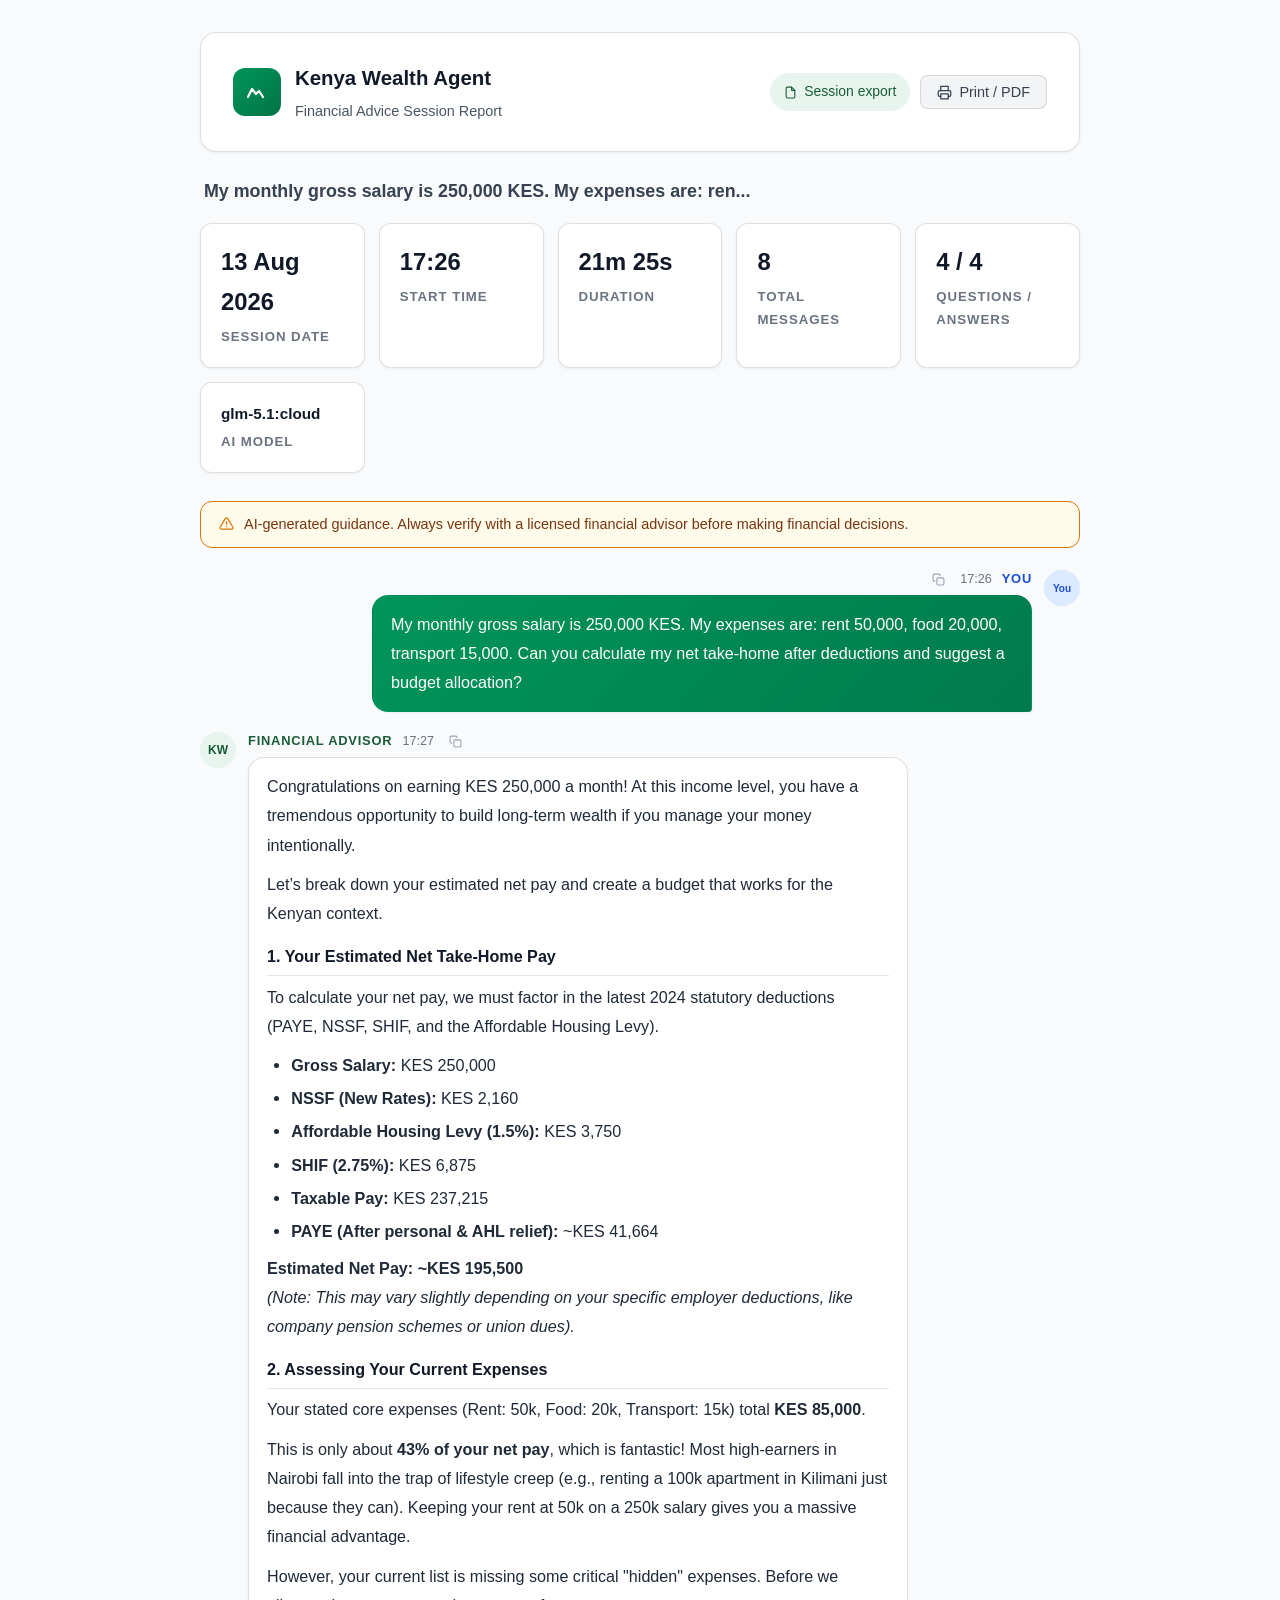
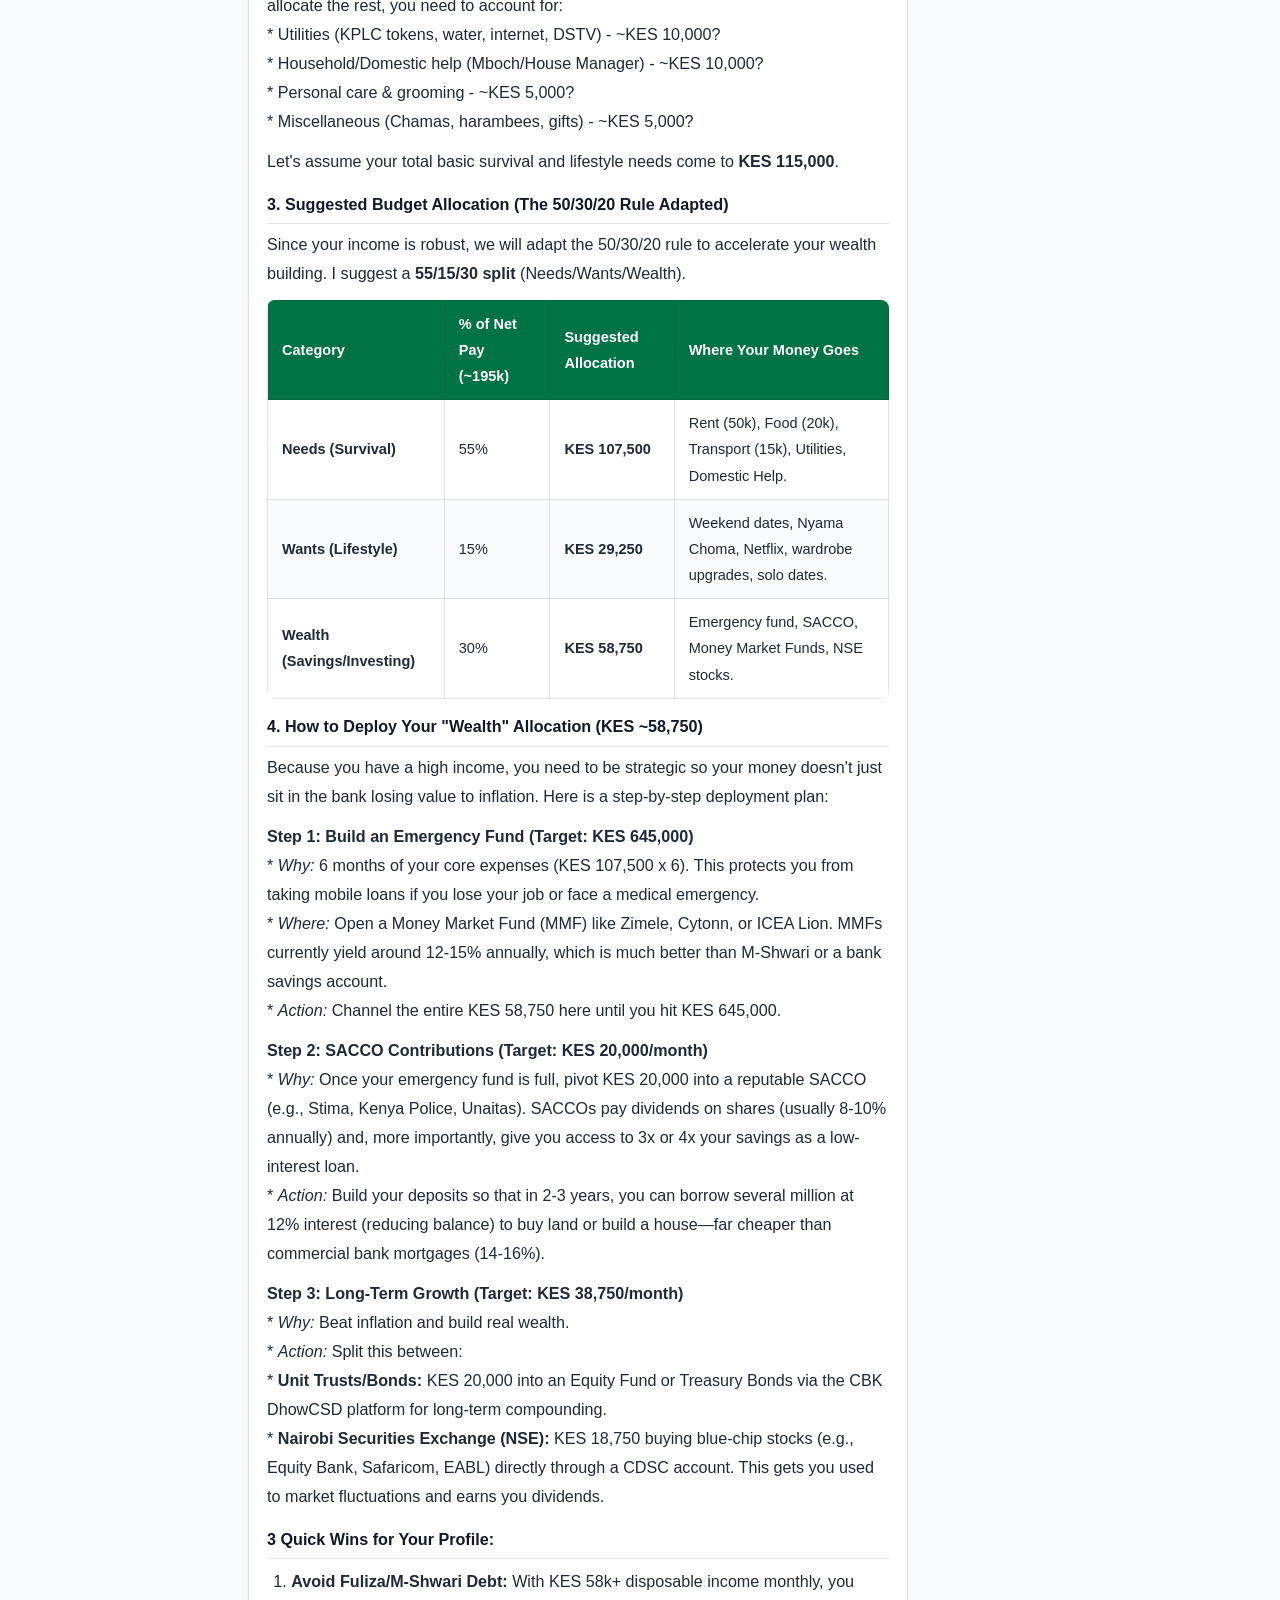
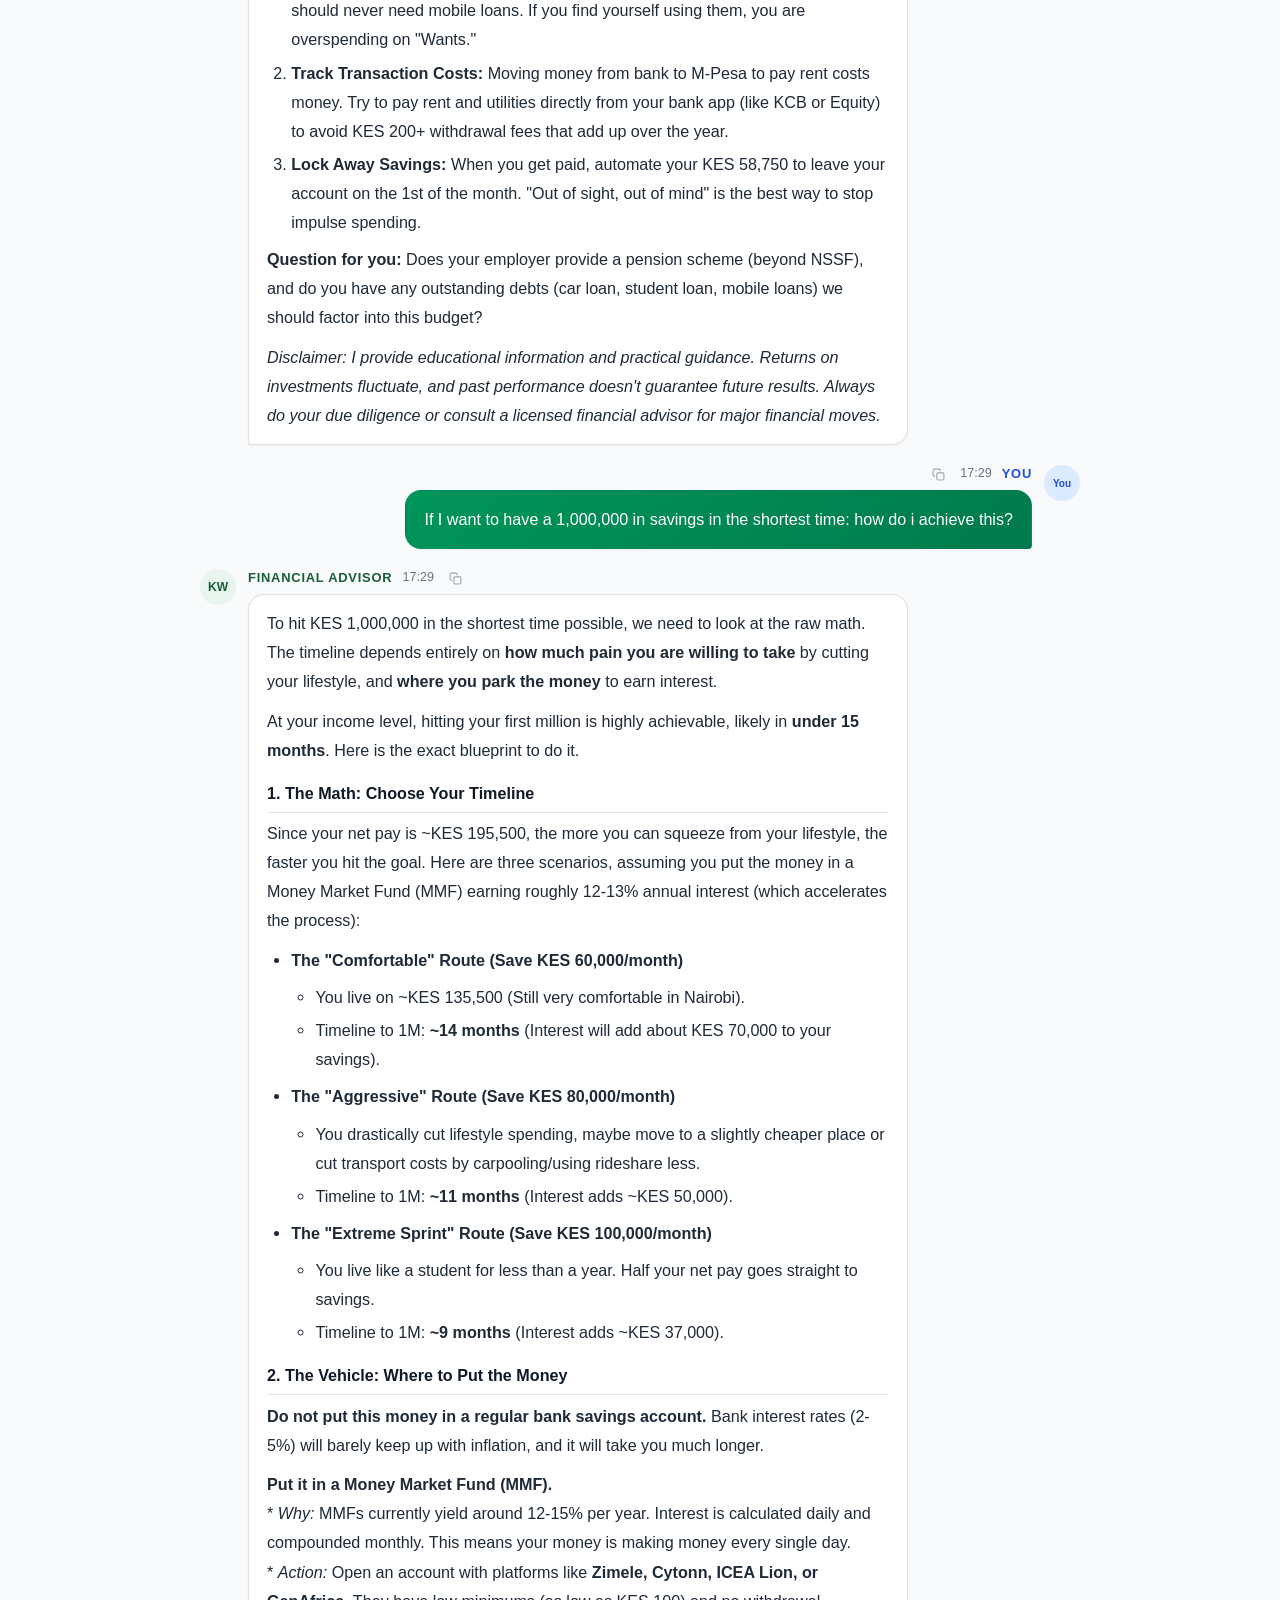
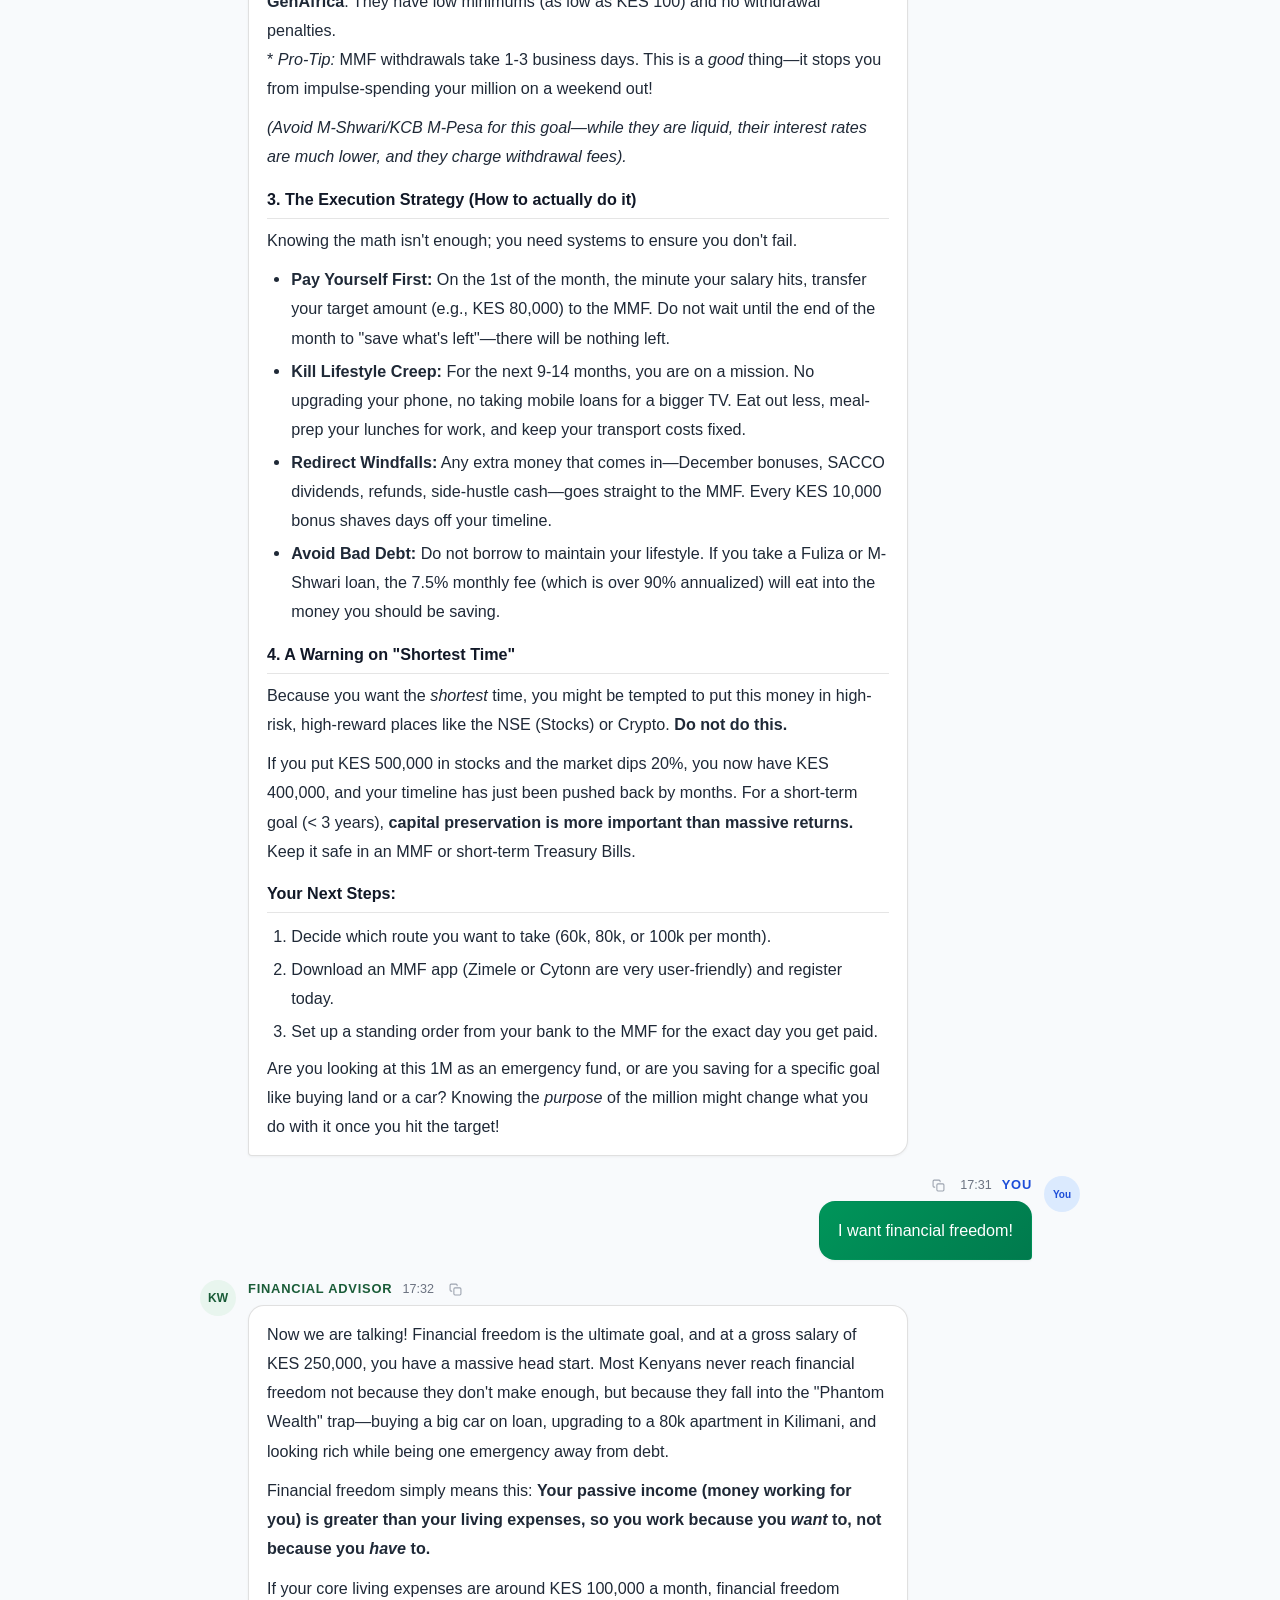
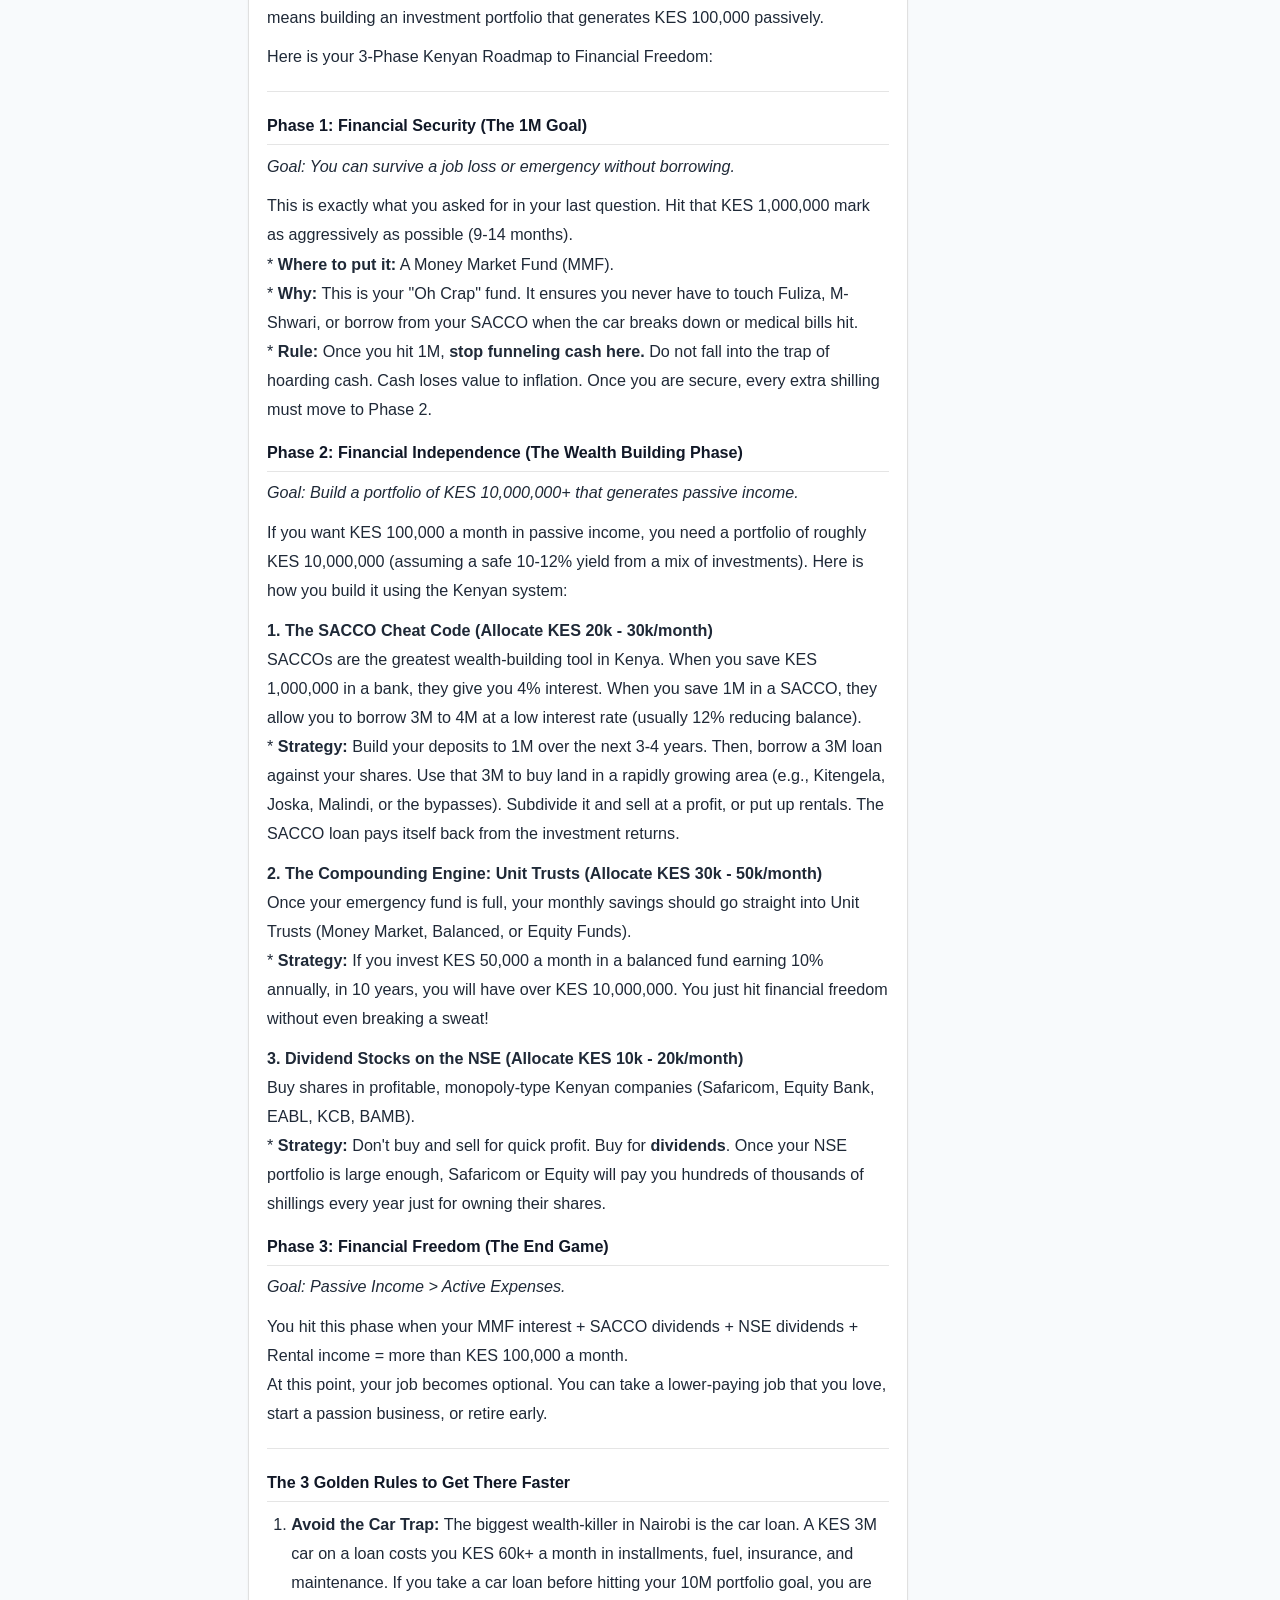
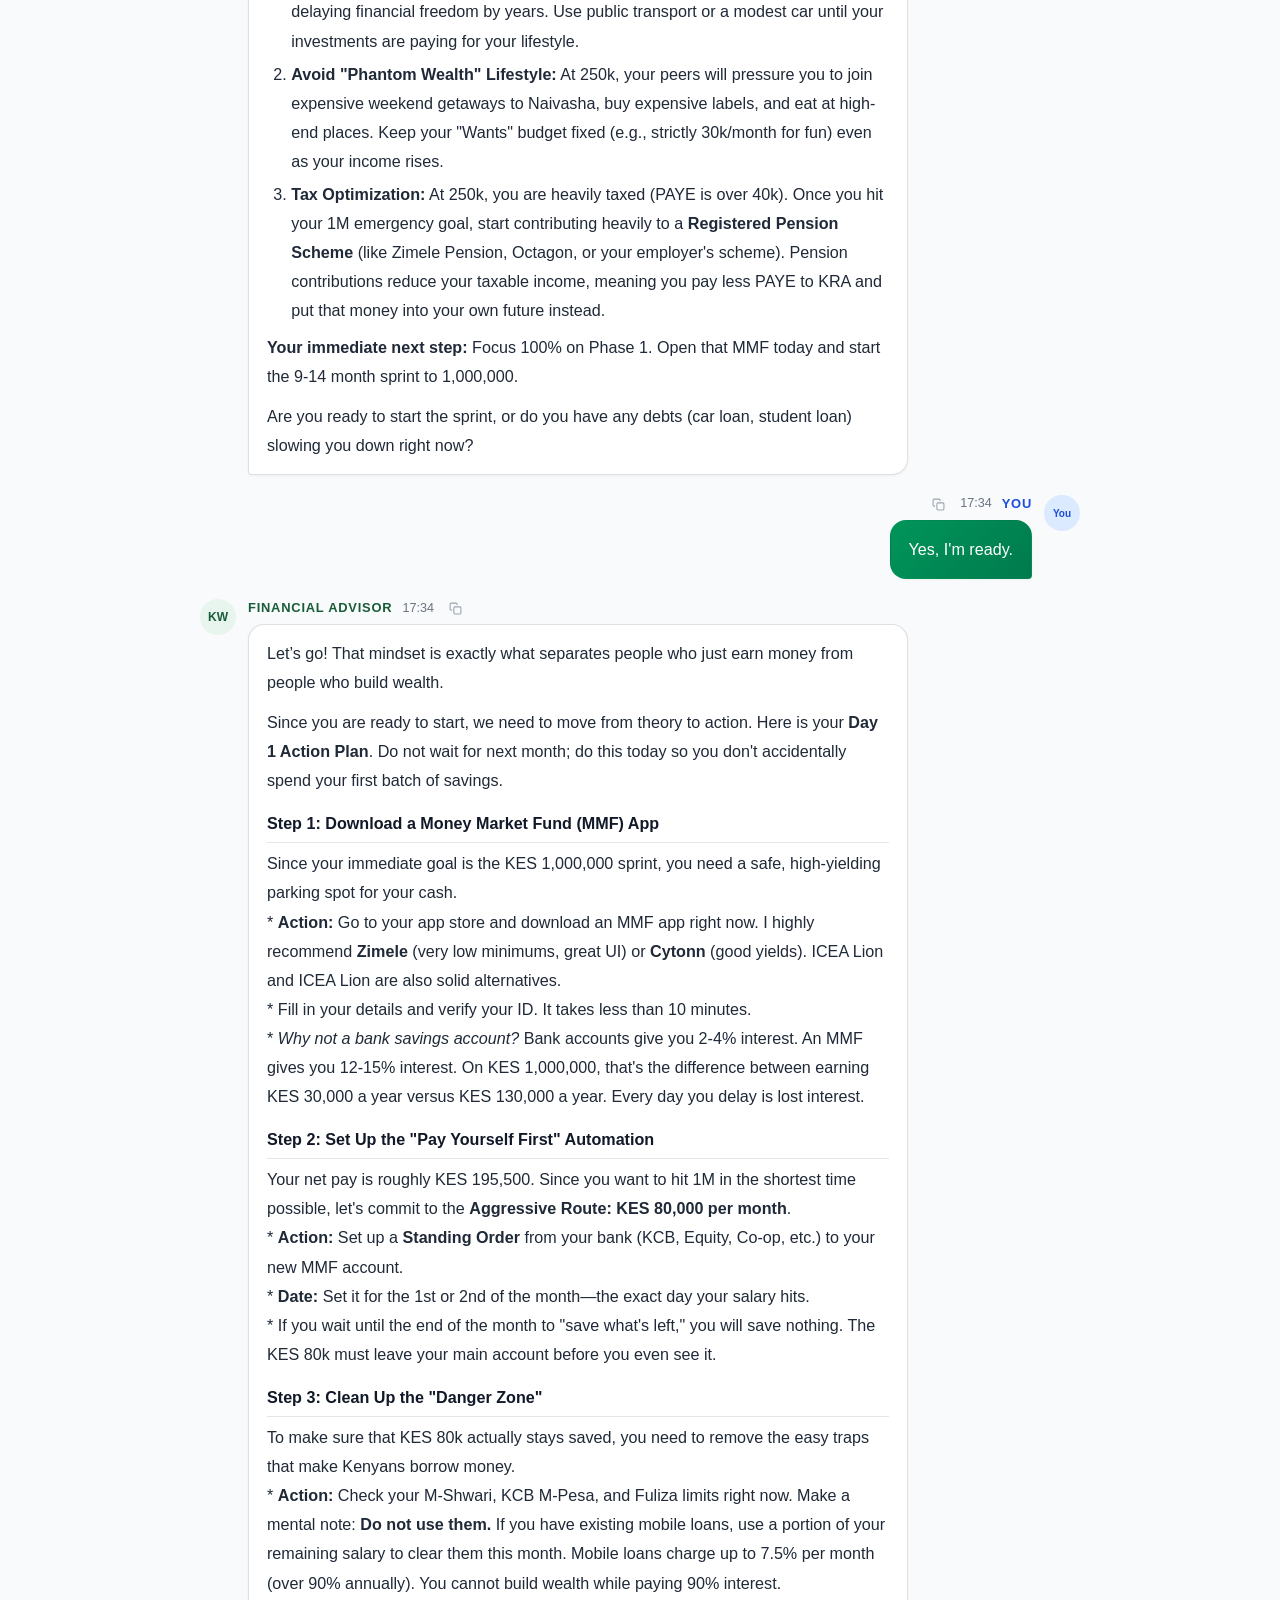
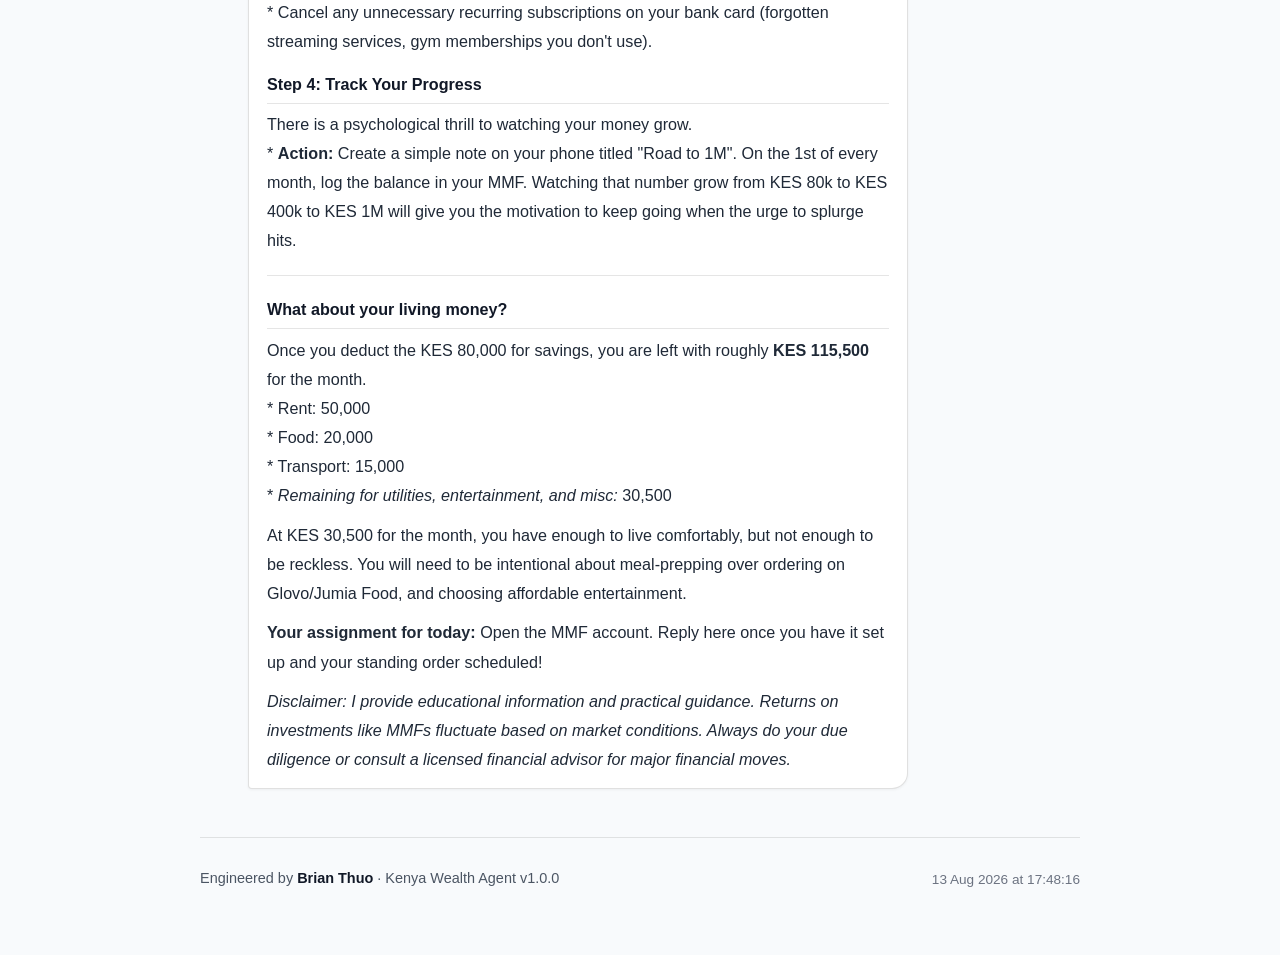
<file: output/kenya_wealth_advice.html>
<!DOCTYPE html>
<html lang="en">
<head>
  <meta charset="UTF-8"/>
  <meta name="viewport" content="width=device-width, initial-scale=1.0"/>
  <title>My monthly gross salary is 250,000 KES. My expenses are: ren... — Kenya Wealth Agent</title>
  <style>
/* Kenya Wealth Agent — exported conversation report stylesheet */

*, *::before, *::after { box-sizing: border-box; margin: 0; padding: 0; }
html { font-size: clamp(15px, 2.2vw, 17px); scroll-behavior: smooth; }
body {
  font-family: -apple-system, BlinkMacSystemFont, 'Segoe UI', Roboto,
               'Helvetica Neue', Arial, sans-serif;
  background: #f8fafc;
  color: #1a1a2e;
  line-height: 1.7;
  padding: 32px 16px 64px;
}

.page { max-width: 880px; margin: 0 auto; }

.report-header {
  background: #ffffff;
  border: 1px solid rgba(0,0,0,0.12);
  border-radius: 16px;
  padding: 28px 32px;
  margin-bottom: 24px;
  display: flex;
  align-items: center;
  justify-content: space-between;
  gap: 20px;
  flex-wrap: wrap;
  box-shadow: 0 1px 3px rgba(0,0,0,0.06);
}
.header-brand { display: flex; align-items: center; gap: 14px; }
.brand-mark {
  width: 48px; height: 48px;
  background: linear-gradient(135deg, #00955a 0%, #007344 100%);
  border-radius: 12px;
  display: flex; align-items: center; justify-content: center;
}
.brand-mark svg { width: 24px; height: 24px; }
.brand-name {
  font-size: 1.2rem;
  font-weight: 600;
  color: #111827;
}
.brand-sub {
  font-size: 0.85rem;
  color: #4b5563;
  margin-top: 3px;
}
.report-badge {
  display: inline-flex; align-items: center; gap: 7px;
  padding: 7px 14px;
  background: #e8f5ee;
  border-radius: 999px;
  font-size: 0.82rem;
  font-weight: 500;
  color: #1a5c38;
}
.report-badge svg { width: 13px; height: 13px; }

.stats {
  display: grid;
  grid-template-columns: repeat(auto-fit, minmax(150px, 1fr));
  gap: 14px;
  margin-bottom: 28px;
}
.stat {
  background: #ffffff;
  border: 1px solid rgba(0,0,0,0.12);
  border-radius: 12px;
  padding: 18px 20px;
  box-shadow: 0 1px 3px rgba(0,0,0,0.06);
}
.stat-value {
  font-size: 1.4rem;
  font-weight: 600;
  color: #111827;
  margin-bottom: 4px;
}
.stat-label {
  font-size: 0.78rem;
  font-weight: 600;
  text-transform: uppercase;
  letter-spacing: 0.07em;
  color: #6b7280;
}

.conversation { display: flex; flex-direction: column; gap: 18px; }

.msg-row {
  display: flex;
  gap: 12px;
  align-items: flex-start;
}
.msg-row.user { flex-direction: row-reverse; }

.msg-avatar {
  width: 36px; height: 36px; border-radius: 50%;
  background: #e8f5ee;
  color: #1a5c38;
  display: flex; align-items: center; justify-content: center;
  font-size: 12px; font-weight: 600;
  flex-shrink: 0;
  margin-top: 2px;
}

.msg-body {
  max-width: min(76%, 660px);
  display: flex;
  flex-direction: column;
  gap: 5px;
}
.msg-row.user .msg-body { align-items: flex-end; }

.msg-meta {
  display: flex; align-items: center; gap: 10px;
  flex-wrap: wrap;
}
.msg-row.user .msg-meta { flex-direction: row-reverse; }

.msg-label {
  font-size: 0.76rem;
  font-weight: 700;
  text-transform: uppercase;
  letter-spacing: 0.06em;
}
.user-label { color: #1d4ed8; }
.ai-label   { color: #1a5c38; }

.msg-time {
  font-size: 0.74rem;
  color: #6b7280;
  font-weight: 500;
}

.msg-content {
  background: #ffffff;
  border: 1.5px solid rgba(0,0,0,0.12);
  border-radius: 16px;
  padding: 14px 18px;
  font-size: 0.95rem;
  line-height: 1.8;
  color: #1f2937;
  word-wrap: break-word;
  box-shadow: 0 1px 3px rgba(0,0,0,0.05);
}
.msg-row.user .msg-content {
  background: linear-gradient(135deg, #00955a 0%, #007a4d 100%);
  color: #ffffff;
  border-color: transparent;
  border-bottom-right-radius: 4px;
}
.msg-row.assistant .msg-content {
  border-bottom-left-radius: 4px;
}

/* markdown content inside assistant bubbles */
.msg-content p           { margin-bottom: 0.65em; }
.msg-content p:last-child{ margin-bottom: 0; }
.msg-content strong      { font-weight: 600; }
.msg-content h2, .msg-content h3, .msg-content h4 {
  margin: 0.85em 0 0.4em;
  font-weight: 600;
  color: #111827;
}
.msg-content h2 { font-size: 1.15em; }
.msg-content h3 {
  font-size: 1em;
  border-bottom: 1px solid rgba(0,0,0,0.1);
  padding-bottom: 0.25em;
}
.msg-content ul, .msg-content ol {
  margin: 0.5em 0; padding-left: 1.5em;
}
.msg-content li { margin: 0.25em 0; }
.msg-content table {
  width: 100%; border-collapse: collapse;
  margin: 0.8em 0; font-size: 0.9em;
  border-radius: 8px; overflow: hidden;
}
.msg-content th, .msg-content td {
  padding: 10px 14px;
  border: 1px solid rgba(0,0,0,0.1);
  text-align: left;
}
.msg-content th {
  background: #007344;
  color: #ffffff;
  font-weight: 600;
}
.msg-content tr:nth-child(even) td { background: #f9fafb; }
.msg-content code {
  background: rgba(0,0,0,0.07);
  padding: 2px 6px; border-radius: 4px;
  font-size: 0.88em; font-family: 'Fira Code', 'Monaco', 'Consolas', monospace;
  color: #be185d;
}
.msg-content pre {
  background: #1e293b; color: #e2e8f0;
  padding: 14px 16px; border-radius: 8px;
  overflow-x: auto; margin: 0.7em 0; font-size: 0.88em;
  border: 1px solid rgba(0,0,0,0.15);
}
.msg-content pre code { background: none; color: inherit; padding: 0; }
.msg-content blockquote {
  border-left: 4px solid #00955a;
  padding: 0.5em 1em;
  background: #e8f5ee;
  border-radius: 0 8px 8px 0;
  margin: 0.7em 0;
  color: #1a5c38;
}
.msg-content hr {
  border: none; border-top: 1px solid rgba(0,0,0,0.1);
  margin: 1.2em 0;
}
.msg-content a { color: #00955a; text-decoration: underline; }

.disclaimer {
  display: flex; align-items: flex-start; gap: 8px;
  padding: 10px 14px;
  background: #fffbeb;
  border: 1.5px solid #d97706;
  border-radius: 10px;
  font-size: 0.82rem;
  line-height: 1.5;
  color: #78350f;
  margin-top: 6px;
  max-width: min(76%, 660px);
}
.disclaimer svg { flex-shrink: 0; margin-top: 2px; }

.report-footer {
  margin-top: 48px;
  padding-top: 28px;
  border-top: 1px solid rgba(0,0,0,0.1);
  display: flex;
  justify-content: space-between;
  align-items: flex-end;
  flex-wrap: wrap;
  gap: 16px;
}
.footer-left { font-size: 0.85rem; color: #4b5563; }
.footer-left strong { color: #111827; }
.footer-right { font-size: 0.8rem; color: #6b7280; text-align: right; }

@media print {
  body { background: #fff; padding: 0; }
  .report-header, .stat, .msg-content { box-shadow: none; }
  .msg-row.user .msg-content {
    background: #e8f5ee !important;
    color: #111827 !important;
    -webkit-print-color-adjust: exact;
  }
  .print-btn, #back-to-top, .copy-btn { display: none !important; }
}

@media (max-width: 600px) {
  .report-header { padding: 22px 18px; }
  .msg-body { max-width: 92%; }
  body { padding: 16px 12px 48px; }
}

.msg-row.user .msg-avatar {
  background: #dbeafe;
  color: #1d4ed8;
  font-size: 10px;
}

.copy-btn {
  background: none;
  border: none;
  cursor: pointer;
  padding: 3px 5px;
  border-radius: 5px;
  color: #9ca3af;
  display: inline-flex;
  align-items: center;
  flex-shrink: 0;
  transition: color 0.15s, background 0.15s;
}
.copy-btn:hover { color: #374151; background: rgba(0,0,0,0.06); }
.copy-btn[data-copied] { color: #00955a; }

.header-actions {
  display: flex; align-items: center; gap: 10px; flex-wrap: wrap;
}

.print-btn {
  display: inline-flex; align-items: center; gap: 7px;
  padding: 8px 16px;
  background: #f3f4f6;
  border: 1px solid rgba(0,0,0,0.12);
  border-radius: 8px;
  font-size: 0.85rem;
  font-weight: 500;
  color: #374151;
  cursor: pointer;
  transition: background 0.15s;
  white-space: nowrap;
}
.print-btn:hover { background: #e5e7eb; }

.session-title {
  font-size: 1.05rem;
  font-weight: 600;
  color: #374151;
  margin-bottom: 16px;
  padding: 0 4px;
  overflow: hidden;
  text-overflow: ellipsis;
  white-space: nowrap;
}

.model-stat-value {
  font-size: 0.9rem !important;
  word-break: break-all;
}

.disclaimer-banner {
  display: flex; align-items: flex-start; gap: 10px;
  padding: 12px 18px;
  background: #fffbeb;
  border: 1.5px solid #d97706;
  border-radius: 12px;
  font-size: 0.85rem;
  line-height: 1.5;
  color: #78350f;
  margin-bottom: 20px;
}
.disclaimer-banner svg { flex-shrink: 0; margin-top: 2px; }

#back-to-top {
  position: fixed;
  bottom: 28px; right: 24px;
  width: 42px; height: 42px;
  background: #00955a;
  color: #fff;
  border: none;
  border-radius: 50%;
  cursor: pointer;
  display: flex; align-items: center; justify-content: center;
  box-shadow: 0 2px 8px rgba(0,0,0,0.2);
  opacity: 0;
  transform: translateY(12px);
  transition: opacity 0.2s, transform 0.2s;
  pointer-events: none;
}
#back-to-top.visible {
  opacity: 1;
  transform: translateY(0);
  pointer-events: auto;
}

/* Dark Mode Support */
@media (prefers-color-scheme: dark) {
  body {
    background: #0f1419;
    color: #f0f2f5;
  }
  .report-header, .stat, .msg-content {
    background: #1a2027;
    border-color: rgba(255,255,255,0.12);
  }
  .brand-name, .stat-value {
    color: #f0f2f5;
  }
  .brand-sub, .stat-label, .msg-time, .footer-right {
    color: #9ca3af;
  }
  .footer-left {
    color: #9ca3af;
  }
  .footer-left strong {
    color: #f0f2f5;
  }
  .msg-content {
    color: #e5e7eb;
  }
  .msg-content h2, .msg-content h3, .msg-content h4 {
    color: #f0f2f5;
  }
  .msg-content h3 {
    border-color: rgba(255,255,255,0.15);
  }
  .msg-content th {
    background: #007344;
  }
  .msg-content tr:nth-child(even) td {
    background: #252d38;
  }
  .msg-content code {
    background: rgba(255,255,255,0.1);
  }
  .msg-content pre {
    background: #0d1117;
    border-color: rgba(255,255,255,0.15);
  }
  .msg-content blockquote {
    background: #1a3d2e;
  }
  .msg-content hr {
    border-color: rgba(255,255,255,0.15);
  }
  .disclaimer-banner {
    background: #3d2f1a;
    border-color: #d97706;
    color: #fcd34d;
  }
  .report-footer {
    border-color: rgba(255,255,255,0.1);
  }
  .session-title { color: #d1d5db; }
  .copy-btn { color: #4b5563; }
  .copy-btn:hover { color: #d1d5db; background: rgba(255,255,255,0.08); }
  .print-btn {
    background: #1e2a35;
    border-color: rgba(255,255,255,0.12);
    color: #d1d5db;
  }
  .print-btn:hover { background: #253040; }
  .msg-row.user .msg-avatar {
    background: #1e3a5f;
    color: #93c5fd;
  }
}

  </style>
</head>
<body>
  <div class="page">
    <header class="report-header">
      <div class="header-brand">
        <div class="brand-mark">
          <svg viewBox="0 0 24 24" fill="none" stroke="#fff"
            stroke-width="2.2" stroke-linecap="round" stroke-linejoin="round">
            <path d="M3 17l4-8 4 5 3-3 4 6"/>
          </svg>
        </div>
        <div>
          <div class="brand-name">Kenya Wealth Agent</div>
          <div class="brand-sub">Financial Advice Session Report</div>
        </div>
      </div>
      <div class="header-actions">
        <div class="report-badge">
          <svg viewBox="0 0 24 24" fill="none" stroke="#1a5c38"
            stroke-width="2" stroke-linecap="round" stroke-linejoin="round">
            <path d="M14 2H6a2 2 0 00-2 2v16a2 2 0 002 2h12a2 2 0 002-2V8z"/>
            <polyline points="14 2 14 8 20 8"/>
          </svg>
          Session export
        </div>
        <button class="print-btn" onclick="window.print()" aria-label="Print or save as PDF">
          <svg width="15" height="15" viewBox="0 0 24 24" fill="none"
            stroke="currentColor" stroke-width="2" stroke-linecap="round"
            stroke-linejoin="round" aria-hidden="true">
            <polyline points="6 9 6 2 18 2 18 9"/>
            <path d="M6 18H4a2 2 0 0 1-2-2v-5a2 2 0 0 1 2-2h16a2 2 0 0 1 2 2v5a2 2 0 0 1-2 2h-2"/>
            <rect x="6" y="14" width="12" height="8"/>
          </svg>
          Print / PDF
        </button>
      </div>
    </header>

    <p class="session-title">My monthly gross salary is 250,000 KES. My expenses are: ren...</p>

    <div class="stats" role="region" aria-label="Session statistics">
      <div class="stat">
        <div class="stat-value">13 Aug 2026</div>
        <div class="stat-label">Session date</div>
      </div>
      <div class="stat">
        <div class="stat-value">17:26</div>
        <div class="stat-label">Start time</div>
      </div>
      <div class="stat">
        <div class="stat-value">21m 25s</div>
        <div class="stat-label">Duration</div>
      </div>
      <div class="stat">
        <div class="stat-value">8</div>
        <div class="stat-label">Total messages</div>
      </div>
      <div class="stat">
        <div class="stat-value">4 / 4</div>
        <div class="stat-label">Questions / answers</div>
      </div>
      <div class="stat">
        <div class="stat-value model-stat-value">glm-5.1:cloud</div>
        <div class="stat-label">AI model</div>
      </div>
    </div>

    <div class="disclaimer-banner" role="note">
      <svg width="15" height="15" viewBox="0 0 24 24" fill="none"
        stroke="#d97706" stroke-width="2" stroke-linecap="round"
        stroke-linejoin="round" aria-hidden="true">
        <path d="M10.29 3.86L1.82 18a2 2 0 001.71 3h16.94a2 2 0 001.71-3L13.71 3.86a2 2 0 00-3.42 0z"/>
        <line x1="12" y1="9" x2="12" y2="13"/>
        <line x1="12" y1="17" x2="12.01" y2="17"/>
      </svg>
      <span>AI-generated guidance. Always verify with a licensed financial advisor
        before making financial decisions.</span>
    </div>

    <main class="conversation" role="main" aria-label="Conversation transcript">
      
            <div class="msg-row user" id="msg-0">
              <div class="msg-avatar" aria-hidden="true">You</div>
              <div class="msg-body">
                <div class="msg-meta">
                  <span class="msg-label user-label">You</span>
                  <span class="msg-time">17:26</span>
                  <button class="copy-btn" aria-label="Copy message"
                    onclick="copyMsg(this)"><svg width="13" height="13" viewBox="0 0 24 24" fill="none" stroke="currentColor" stroke-width="2" stroke-linecap="round" stroke-linejoin="round" aria-hidden="true"><rect x="9" y="9" width="13" height="13" rx="2" ry="2"/><path d="M5 15H4a2 2 0 0 1-2-2V4a2 2 0 0 1 2-2h9a2 2 0 0 1 2 2v1"/></svg></button>
                </div>
                <div class="msg-content">My monthly gross salary is 250,000 KES. My expenses are: rent 50,000, food 20,000, transport 15,000. Can you calculate my net take-home after deductions and suggest a budget allocation?</div>
              </div>
            </div>

            <div class="msg-row assistant" id="msg-1">
              <div class="msg-avatar" aria-hidden="true">KW</div>
              <div class="msg-body">
                <div class="msg-meta">
                  <span class="msg-label ai-label">Financial Advisor</span>
                  <span class="msg-time">17:27</span>
                  <button class="copy-btn" aria-label="Copy message"
                    onclick="copyMsg(this)"><svg width="13" height="13" viewBox="0 0 24 24" fill="none" stroke="currentColor" stroke-width="2" stroke-linecap="round" stroke-linejoin="round" aria-hidden="true"><rect x="9" y="9" width="13" height="13" rx="2" ry="2"/><path d="M5 15H4a2 2 0 0 1-2-2V4a2 2 0 0 1 2-2h9a2 2 0 0 1 2 2v1"/></svg></button>
                </div>
                <div class="msg-content"><p>Congratulations on earning KES 250,000 a month! At this income level, you have a tremendous opportunity to build long-term wealth if you manage your money intentionally. </p>
<p>Let’s break down your estimated net pay and create a budget that works for the Kenyan context.</p>
<h3>1. Your Estimated Net Take-Home Pay</h3>
<p>To calculate your net pay, we must factor in the latest 2024 statutory deductions (PAYE, NSSF, SHIF, and the Affordable Housing Levy). </p>
<ul>
<li><strong>Gross Salary:</strong> KES 250,000</li>
<li><strong>NSSF (New Rates):</strong> KES 2,160</li>
<li><strong>Affordable Housing Levy (1.5%):</strong> KES 3,750</li>
<li><strong>SHIF (2.75%):</strong> KES 6,875</li>
<li><strong>Taxable Pay:</strong> KES 237,215</li>
<li><strong>PAYE (After personal &amp; AHL relief):</strong> ~KES 41,664</li>
</ul>
<p><strong>Estimated Net Pay: ~KES 195,500</strong><br>
<em>(Note: This may vary slightly depending on your specific employer deductions, like company pension schemes or union dues).</em></p>
<h3>2. Assessing Your Current Expenses</h3>
<p>Your stated core expenses (Rent: 50k, Food: 20k, Transport: 15k) total <strong>KES 85,000</strong>. </p>
<p>This is only about <strong>43% of your net pay</strong>, which is fantastic! Most high-earners in Nairobi fall into the trap of lifestyle creep (e.g., renting a 100k apartment in Kilimani just because they can). Keeping your rent at 50k on a 250k salary gives you a massive financial advantage.</p>
<p>However, your current list is missing some critical "hidden" expenses. Before we allocate the rest, you need to account for:<br>
*   Utilities (KPLC tokens, water, internet, DSTV) - ~KES 10,000?<br>
*   Household/Domestic help (Mboch/House Manager) - ~KES 10,000?<br>
*   Personal care &amp; grooming - ~KES 5,000?<br>
*   Miscellaneous (Chamas, harambees, gifts) - ~KES 5,000?</p>
<p>Let's assume your total basic survival and lifestyle needs come to <strong>KES 115,000</strong>.</p>
<h3>3. Suggested Budget Allocation (The 50/30/20 Rule Adapted)</h3>
<p>Since your income is robust, we will adapt the 50/30/20 rule to accelerate your wealth building. I suggest a <strong>55/15/30 split</strong> (Needs/Wants/Wealth).</p>
<table>
<thead>
<tr>
<th>Category</th>
<th>% of Net Pay (~195k)</th>
<th>Suggested Allocation</th>
<th>Where Your Money Goes</th>
</tr>
</thead>
<tbody>
<tr>
<td><strong>Needs (Survival)</strong></td>
<td>55%</td>
<td><strong>KES 107,500</strong></td>
<td>Rent (50k), Food (20k), Transport (15k), Utilities, Domestic Help.</td>
</tr>
<tr>
<td><strong>Wants (Lifestyle)</strong></td>
<td>15%</td>
<td><strong>KES 29,250</strong></td>
<td>Weekend dates, Nyama Choma, Netflix, wardrobe upgrades, solo dates.</td>
</tr>
<tr>
<td><strong>Wealth (Savings/Investing)</strong></td>
<td>30%</td>
<td><strong>KES 58,750</strong></td>
<td>Emergency fund, SACCO, Money Market Funds, NSE stocks.</td>
</tr>
</tbody>
</table>
<h3>4. How to Deploy Your "Wealth" Allocation (KES ~58,750)</h3>
<p>Because you have a high income, you need to be strategic so your money doesn't just sit in the bank losing value to inflation. Here is a step-by-step deployment plan:</p>
<p><strong>Step 1: Build an Emergency Fund (Target: KES 645,000)</strong><br>
*   <em>Why:</em> 6 months of your core expenses (KES 107,500 x 6). This protects you from taking mobile loans if you lose your job or face a medical emergency.<br>
*   <em>Where:</em> Open a Money Market Fund (MMF) like Zimele, Cytonn, or ICEA Lion. MMFs currently yield around 12-15% annually, which is much better than M-Shwari or a bank savings account. <br>
*   <em>Action:</em> Channel the entire KES 58,750 here until you hit KES 645,000.</p>
<p><strong>Step 2: SACCO Contributions (Target: KES 20,000/month)</strong><br>
*   <em>Why:</em> Once your emergency fund is full, pivot KES 20,000 into a reputable SACCO (e.g., Stima, Kenya Police, Unaitas). SACCOs pay dividends on shares (usually 8-10% annually) and, more importantly, give you access to 3x or 4x your savings as a low-interest loan.<br>
*   <em>Action:</em> Build your deposits so that in 2-3 years, you can borrow several million at 12% interest (reducing balance) to buy land or build a house—far cheaper than commercial bank mortgages (14-16%).</p>
<p><strong>Step 3: Long-Term Growth (Target: KES 38,750/month)</strong><br>
*   <em>Why:</em> Beat inflation and build real wealth.<br>
*   <em>Action:</em> Split this between:<br>
    *   <strong>Unit Trusts/Bonds:</strong> KES 20,000 into an Equity Fund or Treasury Bonds via the CBK DhowCSD platform for long-term compounding.<br>
    *   <strong>Nairobi Securities Exchange (NSE):</strong> KES 18,750 buying blue-chip stocks (e.g., Equity Bank, Safaricom, EABL) directly through a CDSC account. This gets you used to market fluctuations and earns you dividends.</p>
<h3>3 Quick Wins for Your Profile:</h3>
<ol>
<li><strong>Avoid Fuliza/M-Shwari Debt:</strong> With KES 58k+ disposable income monthly, you should never need mobile loans. If you find yourself using them, you are overspending on "Wants."</li>
<li><strong>Track Transaction Costs:</strong> Moving money from bank to M-Pesa to pay rent costs money. Try to pay rent and utilities directly from your bank app (like KCB or Equity) to avoid KES 200+ withdrawal fees that add up over the year.</li>
<li><strong>Lock Away Savings:</strong> When you get paid, automate your KES 58,750 to leave your account on the 1st of the month. "Out of sight, out of mind" is the best way to stop impulse spending.</li>
</ol>
<p><strong>Question for you:</strong> Does your employer provide a pension scheme (beyond NSSF), and do you have any outstanding debts (car loan, student loan, mobile loans) we should factor into this budget?</p>
<p><em>Disclaimer: I provide educational information and practical guidance. Returns on investments fluctuate, and past performance doesn't guarantee future results. Always do your due diligence or consult a licensed financial advisor for major financial moves.</em></p></div>
              </div>
            </div>

            <div class="msg-row user" id="msg-2">
              <div class="msg-avatar" aria-hidden="true">You</div>
              <div class="msg-body">
                <div class="msg-meta">
                  <span class="msg-label user-label">You</span>
                  <span class="msg-time">17:29</span>
                  <button class="copy-btn" aria-label="Copy message"
                    onclick="copyMsg(this)"><svg width="13" height="13" viewBox="0 0 24 24" fill="none" stroke="currentColor" stroke-width="2" stroke-linecap="round" stroke-linejoin="round" aria-hidden="true"><rect x="9" y="9" width="13" height="13" rx="2" ry="2"/><path d="M5 15H4a2 2 0 0 1-2-2V4a2 2 0 0 1 2-2h9a2 2 0 0 1 2 2v1"/></svg></button>
                </div>
                <div class="msg-content">If I want to have a 1,000,000 in savings in the shortest time: how do i achieve this?</div>
              </div>
            </div>

            <div class="msg-row assistant" id="msg-3">
              <div class="msg-avatar" aria-hidden="true">KW</div>
              <div class="msg-body">
                <div class="msg-meta">
                  <span class="msg-label ai-label">Financial Advisor</span>
                  <span class="msg-time">17:29</span>
                  <button class="copy-btn" aria-label="Copy message"
                    onclick="copyMsg(this)"><svg width="13" height="13" viewBox="0 0 24 24" fill="none" stroke="currentColor" stroke-width="2" stroke-linecap="round" stroke-linejoin="round" aria-hidden="true"><rect x="9" y="9" width="13" height="13" rx="2" ry="2"/><path d="M5 15H4a2 2 0 0 1-2-2V4a2 2 0 0 1 2-2h9a2 2 0 0 1 2 2v1"/></svg></button>
                </div>
                <div class="msg-content"><p>To hit KES 1,000,000 in the shortest time possible, we need to look at the raw math. The timeline depends entirely on <strong>how much pain you are willing to take</strong> by cutting your lifestyle, and <strong>where you park the money</strong> to earn interest.</p>
<p>At your income level, hitting your first million is highly achievable, likely in <strong>under 15 months</strong>. Here is the exact blueprint to do it.</p>
<h3>1. The Math: Choose Your Timeline</h3>
<p>Since your net pay is ~KES 195,500, the more you can squeeze from your lifestyle, the faster you hit the goal. Here are three scenarios, assuming you put the money in a Money Market Fund (MMF) earning roughly 12-13% annual interest (which accelerates the process):</p>
<ul>
<li><strong>The "Comfortable" Route (Save KES 60,000/month)</strong><ul>
<li>You live on ~KES 135,500 (Still very comfortable in Nairobi).</li>
<li>Timeline to 1M: <strong>~14 months</strong> (Interest will add about KES 70,000 to your savings).</li>
</ul>
</li>
<li><strong>The "Aggressive" Route (Save KES 80,000/month)</strong><ul>
<li>You drastically cut lifestyle spending, maybe move to a slightly cheaper place or cut transport costs by carpooling/using rideshare less.</li>
<li>Timeline to 1M: <strong>~11 months</strong> (Interest adds ~KES 50,000).</li>
</ul>
</li>
<li><strong>The "Extreme Sprint" Route (Save KES 100,000/month)</strong><ul>
<li>You live like a student for less than a year. Half your net pay goes straight to savings.</li>
<li>Timeline to 1M: <strong>~9 months</strong> (Interest adds ~KES 37,000).</li>
</ul>
</li>
</ul>
<h3>2. The Vehicle: Where to Put the Money</h3>
<p><strong>Do not put this money in a regular bank savings account.</strong> Bank interest rates (2-5%) will barely keep up with inflation, and it will take you much longer.</p>
<p><strong>Put it in a Money Market Fund (MMF).</strong><br>
*   <em>Why:</em> MMFs currently yield around 12-15% per year. Interest is calculated daily and compounded monthly. This means your money is making money every single day.<br>
*   <em>Action:</em> Open an account with platforms like <strong>Zimele, Cytonn, ICEA Lion, or GenAfrica</strong>. They have low minimums (as low as KES 100) and no withdrawal penalties.<br>
*   <em>Pro-Tip:</em> MMF withdrawals take 1-3 business days. This is a <em>good</em> thing—it stops you from impulse-spending your million on a weekend out!</p>
<p><em>(Avoid M-Shwari/KCB M-Pesa for this goal—while they are liquid, their interest rates are much lower, and they charge withdrawal fees).</em></p>
<h3>3. The Execution Strategy (How to actually do it)</h3>
<p>Knowing the math isn't enough; you need systems to ensure you don't fail.</p>
<ul>
<li><strong>Pay Yourself First:</strong> On the 1st of the month, the minute your salary hits, transfer your target amount (e.g., KES 80,000) to the MMF. Do not wait until the end of the month to "save what's left"—there will be nothing left.</li>
<li><strong>Kill Lifestyle Creep:</strong> For the next 9-14 months, you are on a mission. No upgrading your phone, no taking mobile loans for a bigger TV. Eat out less, meal-prep your lunches for work, and keep your transport costs fixed.</li>
<li><strong>Redirect Windfalls:</strong> Any extra money that comes in—December bonuses, SACCO dividends, refunds, side-hustle cash—goes straight to the MMF. Every KES 10,000 bonus shaves days off your timeline.</li>
<li><strong>Avoid Bad Debt:</strong> Do not borrow to maintain your lifestyle. If you take a Fuliza or M-Shwari loan, the 7.5% monthly fee (which is over 90% annualized) will eat into the money you should be saving.</li>
</ul>
<h3>4. A Warning on "Shortest Time"</h3>
<p>Because you want the <em>shortest</em> time, you might be tempted to put this money in high-risk, high-reward places like the NSE (Stocks) or Crypto. <strong>Do not do this.</strong> </p>
<p>If you put KES 500,000 in stocks and the market dips 20%, you now have KES 400,000, and your timeline has just been pushed back by months. For a short-term goal (&lt; 3 years), <strong>capital preservation is more important than massive returns.</strong> Keep it safe in an MMF or short-term Treasury Bills.</p>
<h3>Your Next Steps:</h3>
<ol>
<li>Decide which route you want to take (60k, 80k, or 100k per month).</li>
<li>Download an MMF app (Zimele or Cytonn are very user-friendly) and register today.</li>
<li>Set up a standing order from your bank to the MMF for the exact day you get paid.</li>
</ol>
<p>Are you looking at this 1M as an emergency fund, or are you saving for a specific goal like buying land or a car? Knowing the <em>purpose</em> of the million might change what you do with it once you hit the target!</p></div>
              </div>
            </div>

            <div class="msg-row user" id="msg-4">
              <div class="msg-avatar" aria-hidden="true">You</div>
              <div class="msg-body">
                <div class="msg-meta">
                  <span class="msg-label user-label">You</span>
                  <span class="msg-time">17:31</span>
                  <button class="copy-btn" aria-label="Copy message"
                    onclick="copyMsg(this)"><svg width="13" height="13" viewBox="0 0 24 24" fill="none" stroke="currentColor" stroke-width="2" stroke-linecap="round" stroke-linejoin="round" aria-hidden="true"><rect x="9" y="9" width="13" height="13" rx="2" ry="2"/><path d="M5 15H4a2 2 0 0 1-2-2V4a2 2 0 0 1 2-2h9a2 2 0 0 1 2 2v1"/></svg></button>
                </div>
                <div class="msg-content">I want financial freedom!</div>
              </div>
            </div>

            <div class="msg-row assistant" id="msg-5">
              <div class="msg-avatar" aria-hidden="true">KW</div>
              <div class="msg-body">
                <div class="msg-meta">
                  <span class="msg-label ai-label">Financial Advisor</span>
                  <span class="msg-time">17:32</span>
                  <button class="copy-btn" aria-label="Copy message"
                    onclick="copyMsg(this)"><svg width="13" height="13" viewBox="0 0 24 24" fill="none" stroke="currentColor" stroke-width="2" stroke-linecap="round" stroke-linejoin="round" aria-hidden="true"><rect x="9" y="9" width="13" height="13" rx="2" ry="2"/><path d="M5 15H4a2 2 0 0 1-2-2V4a2 2 0 0 1 2-2h9a2 2 0 0 1 2 2v1"/></svg></button>
                </div>
                <div class="msg-content"><p>Now we are talking! Financial freedom is the ultimate goal, and at a gross salary of KES 250,000, you have a massive head start. Most Kenyans never reach financial freedom not because they don't make enough, but because they fall into the "Phantom Wealth" trap—buying a big car on loan, upgrading to a 80k apartment in Kilimani, and looking rich while being one emergency away from debt.</p>
<p>Financial freedom simply means this: <strong>Your passive income (money working for you) is greater than your living expenses, so you work because you <em>want</em> to, not because you <em>have</em> to.</strong></p>
<p>If your core living expenses are around KES 100,000 a month, financial freedom means building an investment portfolio that generates KES 100,000 passively. </p>
<p>Here is your 3-Phase Kenyan Roadmap to Financial Freedom:</p>
<hr>
<h3>Phase 1: Financial Security (The 1M Goal)</h3>
<p><em>Goal: You can survive a job loss or emergency without borrowing.</em></p>
<p>This is exactly what you asked for in your last question. Hit that KES 1,000,000 mark as aggressively as possible (9-14 months). <br>
*   <strong>Where to put it:</strong> A Money Market Fund (MMF).<br>
*   <strong>Why:</strong> This is your "Oh Crap" fund. It ensures you never have to touch Fuliza, M-Shwari, or borrow from your SACCO when the car breaks down or medical bills hit. <br>
*   <strong>Rule:</strong> Once you hit 1M, <strong>stop funneling cash here.</strong> Do not fall into the trap of hoarding cash. Cash loses value to inflation. Once you are secure, every extra shilling must move to Phase 2.</p>
<h3>Phase 2: Financial Independence (The Wealth Building Phase)</h3>
<p><em>Goal: Build a portfolio of KES 10,000,000+ that generates passive income.</em></p>
<p>If you want KES 100,000 a month in passive income, you need a portfolio of roughly KES 10,000,000 (assuming a safe 10-12% yield from a mix of investments). Here is how you build it using the Kenyan system:</p>
<p><strong>1. The SACCO Cheat Code (Allocate KES 20k - 30k/month)</strong><br>
SACCOs are the greatest wealth-building tool in Kenya. When you save KES 1,000,000 in a bank, they give you 4% interest. When you save 1M in a SACCO, they allow you to borrow 3M to 4M at a low interest rate (usually 12% reducing balance). <br>
*   <strong>Strategy:</strong> Build your deposits to 1M over the next 3-4 years. Then, borrow a 3M loan against your shares. Use that 3M to buy land in a rapidly growing area (e.g., Kitengela, Joska, Malindi, or the bypasses). Subdivide it and sell at a profit, or put up rentals. The SACCO loan pays itself back from the investment returns.</p>
<p><strong>2. The Compounding Engine: Unit Trusts (Allocate KES 30k - 50k/month)</strong><br>
Once your emergency fund is full, your monthly savings should go straight into Unit Trusts (Money Market, Balanced, or Equity Funds). <br>
*   <strong>Strategy:</strong> If you invest KES 50,000 a month in a balanced fund earning 10% annually, in 10 years, you will have over KES 10,000,000. You just hit financial freedom without even breaking a sweat!</p>
<p><strong>3. Dividend Stocks on the NSE (Allocate KES 10k - 20k/month)</strong><br>
Buy shares in profitable, monopoly-type Kenyan companies (Safaricom, Equity Bank, EABL, KCB, BAMB). <br>
*   <strong>Strategy:</strong> Don't buy and sell for quick profit. Buy for <strong>dividends</strong>. Once your NSE portfolio is large enough, Safaricom or Equity will pay you hundreds of thousands of shillings every year just for owning their shares. </p>
<h3>Phase 3: Financial Freedom (The End Game)</h3>
<p><em>Goal: Passive Income &gt; Active Expenses.</em></p>
<p>You hit this phase when your MMF interest + SACCO dividends + NSE dividends + Rental income = more than KES 100,000 a month. <br>
At this point, your job becomes optional. You can take a lower-paying job that you love, start a passion business, or retire early.</p>
<hr>
<h3>The 3 Golden Rules to Get There Faster</h3>
<ol>
<li><strong>Avoid the Car Trap:</strong> The biggest wealth-killer in Nairobi is the car loan. A KES 3M car on a loan costs you KES 60k+ a month in installments, fuel, insurance, and maintenance. If you take a car loan before hitting your 10M portfolio goal, you are delaying financial freedom by years. Use public transport or a modest car until your investments are paying for your lifestyle.</li>
<li><strong>Avoid "Phantom Wealth" Lifestyle:</strong> At 250k, your peers will pressure you to join expensive weekend getaways to Naivasha, buy expensive labels, and eat at high-end places. Keep your "Wants" budget fixed (e.g., strictly 30k/month for fun) even as your income rises. </li>
<li><strong>Tax Optimization:</strong> At 250k, you are heavily taxed (PAYE is over 40k). Once you hit your 1M emergency goal, start contributing heavily to a <strong>Registered Pension Scheme</strong> (like Zimele Pension, Octagon, or your employer's scheme). Pension contributions reduce your taxable income, meaning you pay less PAYE to KRA and put that money into your own future instead.</li>
</ol>
<p><strong>Your immediate next step:</strong> Focus 100% on Phase 1. Open that MMF today and start the 9-14 month sprint to 1,000,000. </p>
<p>Are you ready to start the sprint, or do you have any debts (car loan, student loan) slowing you down right now?</p></div>
              </div>
            </div>

            <div class="msg-row user" id="msg-6">
              <div class="msg-avatar" aria-hidden="true">You</div>
              <div class="msg-body">
                <div class="msg-meta">
                  <span class="msg-label user-label">You</span>
                  <span class="msg-time">17:34</span>
                  <button class="copy-btn" aria-label="Copy message"
                    onclick="copyMsg(this)"><svg width="13" height="13" viewBox="0 0 24 24" fill="none" stroke="currentColor" stroke-width="2" stroke-linecap="round" stroke-linejoin="round" aria-hidden="true"><rect x="9" y="9" width="13" height="13" rx="2" ry="2"/><path d="M5 15H4a2 2 0 0 1-2-2V4a2 2 0 0 1 2-2h9a2 2 0 0 1 2 2v1"/></svg></button>
                </div>
                <div class="msg-content">Yes, I&#x27;m ready.</div>
              </div>
            </div>

            <div class="msg-row assistant" id="msg-7">
              <div class="msg-avatar" aria-hidden="true">KW</div>
              <div class="msg-body">
                <div class="msg-meta">
                  <span class="msg-label ai-label">Financial Advisor</span>
                  <span class="msg-time">17:34</span>
                  <button class="copy-btn" aria-label="Copy message"
                    onclick="copyMsg(this)"><svg width="13" height="13" viewBox="0 0 24 24" fill="none" stroke="currentColor" stroke-width="2" stroke-linecap="round" stroke-linejoin="round" aria-hidden="true"><rect x="9" y="9" width="13" height="13" rx="2" ry="2"/><path d="M5 15H4a2 2 0 0 1-2-2V4a2 2 0 0 1 2-2h9a2 2 0 0 1 2 2v1"/></svg></button>
                </div>
                <div class="msg-content"><p>Let’s go! That mindset is exactly what separates people who just earn money from people who build wealth. </p>
<p>Since you are ready to start, we need to move from theory to action. Here is your <strong>Day 1 Action Plan</strong>. Do not wait for next month; do this today so you don't accidentally spend your first batch of savings.</p>
<h3>Step 1: Download a Money Market Fund (MMF) App</h3>
<p>Since your immediate goal is the KES 1,000,000 sprint, you need a safe, high-yielding parking spot for your cash. <br>
*   <strong>Action:</strong> Go to your app store and download an MMF app right now. I highly recommend <strong>Zimele</strong> (very low minimums, great UI) or <strong>Cytonn</strong> (good yields). ICEA Lion and ICEA Lion are also solid alternatives.<br>
*   Fill in your details and verify your ID. It takes less than 10 minutes.<br>
*   <em>Why not a bank savings account?</em> Bank accounts give you 2-4% interest. An MMF gives you 12-15% interest. On KES 1,000,000, that's the difference between earning KES 30,000 a year versus KES 130,000 a year. Every day you delay is lost interest.</p>
<h3>Step 2: Set Up the "Pay Yourself First" Automation</h3>
<p>Your net pay is roughly KES 195,500. Since you want to hit 1M in the shortest time possible, let's commit to the <strong>Aggressive Route: KES 80,000 per month</strong>. <br>
*   <strong>Action:</strong> Set up a <strong>Standing Order</strong> from your bank (KCB, Equity, Co-op, etc.) to your new MMF account. <br>
*   <strong>Date:</strong> Set it for the 1st or 2nd of the month—the exact day your salary hits. <br>
*   If you wait until the end of the month to "save what's left," you will save nothing. The KES 80k must leave your main account before you even see it.</p>
<h3>Step 3: Clean Up the "Danger Zone"</h3>
<p>To make sure that KES 80k actually stays saved, you need to remove the easy traps that make Kenyans borrow money.<br>
*   <strong>Action:</strong> Check your M-Shwari, KCB M-Pesa, and Fuliza limits right now. Make a mental note: <strong>Do not use them.</strong> If you have existing mobile loans, use a portion of your remaining salary to clear them this month. Mobile loans charge up to 7.5% per month (over 90% annually). You cannot build wealth while paying 90% interest.<br>
*   Cancel any unnecessary recurring subscriptions on your bank card (forgotten streaming services, gym memberships you don't use). </p>
<h3>Step 4: Track Your Progress</h3>
<p>There is a psychological thrill to watching your money grow. <br>
*   <strong>Action:</strong> Create a simple note on your phone titled "Road to 1M". On the 1st of every month, log the balance in your MMF. Watching that number grow from KES 80k to KES 400k to KES 1M will give you the motivation to keep going when the urge to splurge hits.</p>
<hr>
<h3>What about your living money?</h3>
<p>Once you deduct the KES 80,000 for savings, you are left with roughly <strong>KES 115,500</strong> for the month. <br>
*   Rent: 50,000<br>
*   Food: 20,000<br>
*   Transport: 15,000<br>
*   <em>Remaining for utilities, entertainment, and misc:</em> 30,500</p>
<p>At KES 30,500 for the month, you have enough to live comfortably, but not enough to be reckless. You will need to be intentional about meal-prepping over ordering on Glovo/Jumia Food, and choosing affordable entertainment.</p>
<p><strong>Your assignment for today:</strong> Open the MMF account. Reply here once you have it set up and your standing order scheduled! </p>
<p><em>Disclaimer: I provide educational information and practical guidance. Returns on investments like MMFs fluctuate based on market conditions. Always do your due diligence or consult a licensed financial advisor for major financial moves.</em></p></div>
              </div>
            </div>
    </main>

    <footer class="report-footer">
      <div class="footer-left">
        Engineered by <strong>Brian Thuo</strong> ·
        Kenya Wealth Agent v1.0.0
      </div>
      <div class="footer-right">
        13 Aug 2026 at 17:48:16
      </div>
    </footer>
  </div>

  <button id="back-to-top" aria-label="Back to top"
    onclick="window.scrollTo({top:0,behavior:'smooth'})">
    <svg width="16" height="16" viewBox="0 0 24 24" fill="none"
      stroke="currentColor" stroke-width="2.5" stroke-linecap="round"
      stroke-linejoin="round" aria-hidden="true">
      <polyline points="18 15 12 9 6 15"/>
    </svg>
  </button>

  <script>
    function copyMsg(btn) {
      var content = btn.closest('.msg-body').querySelector('.msg-content');
      navigator.clipboard.writeText(content.innerText).then(function() {
        btn.setAttribute('data-copied', '');
        setTimeout(function() { btn.removeAttribute('data-copied'); }, 2000);
      });
    }

    var _btt = document.getElementById('back-to-top');
    window.addEventListener('scroll', function() {
      _btt.classList.toggle('visible', window.scrollY > 300);
    });
  </script>
</body>
</html>
</file>
